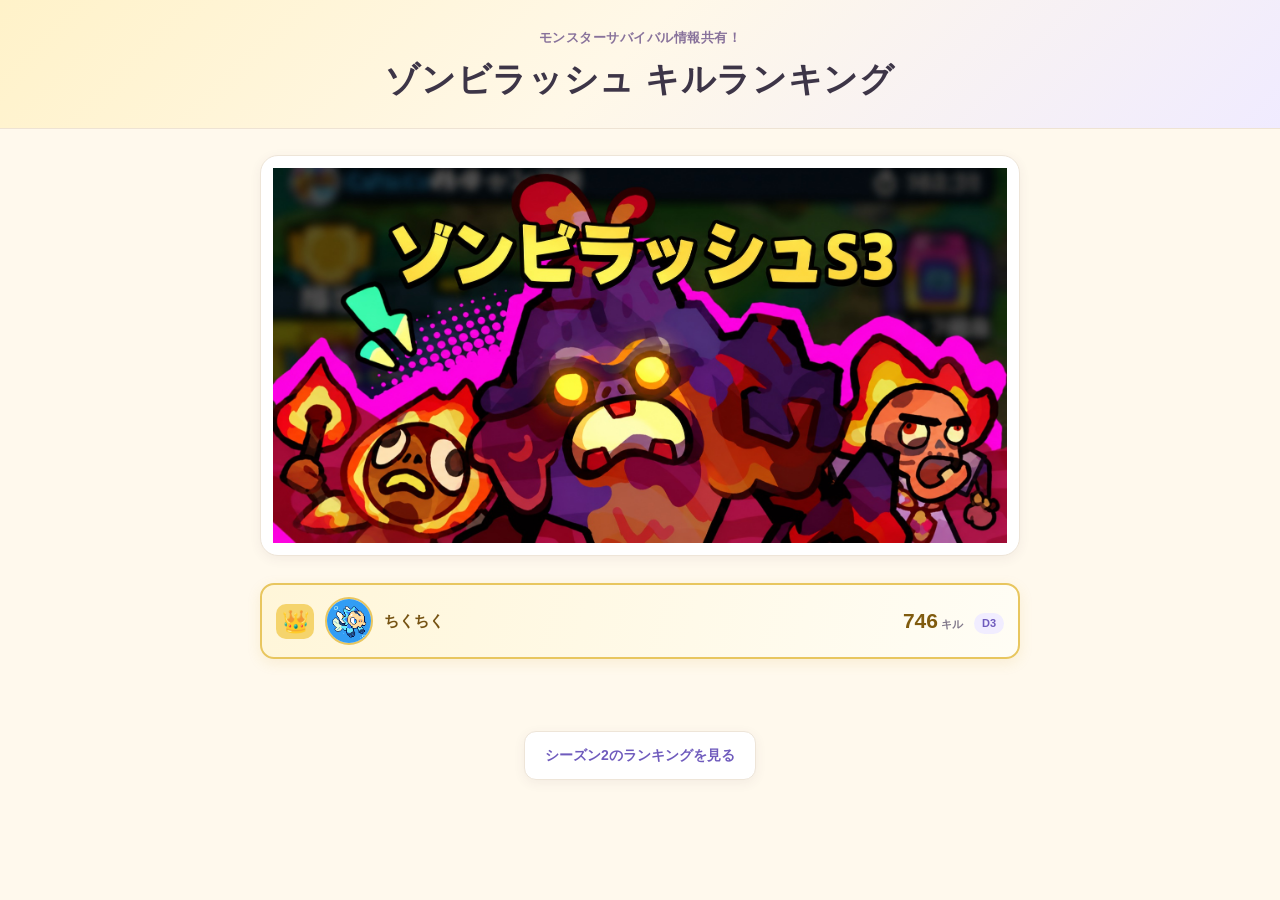
<file: index.html>
<!DOCTYPE html>
<html lang="ja">
<head>
  <link rel="icon" type="image/png" href="images/favicon.webp">
  <meta charset="UTF-8">
  <meta name="viewport" content="width=device-width, initial-scale=1.0">
  <meta name="description" content="モンスターサバイバル情報共有！ ゾンビラッシュランキング">
  <title>ゾンビラッシュランキング | モンスターサバイバル情報共有！</title>
  <link rel="stylesheet" href="style.css">
  <script src="script.js" defer></script>
</head>
<body>
  <header class="site-header">
    <div class="header-inner">
      <p class="community-name">モンスターサバイバル情報共有！</p>
      <h1>ゾンビラッシュ キルランキング</h1>
    </div>
  </header>

<main class="container">
  <section class="season-section" aria-label="現在のシーズン">
    <img
      id="season-image"
      class="season-image"
      src="images/season3.jpg"
      alt="シーズン3"
    >
  </section>

  <section class="ranking-section" aria-labelledby="ranking-title">

    <div id="ranking-message" class="ranking-message" role="status">
      ランキングを読み込んでいます…
    </div>

    <div id="top-three" class="top-three" hidden></div>

    <div id="ranking-list" class="ranking-list" hidden></div>
  </section>
  </main>

  <nav id="history-navigation" class="history-navigation" hidden>
  </nav>

</body>
</html>
</file>
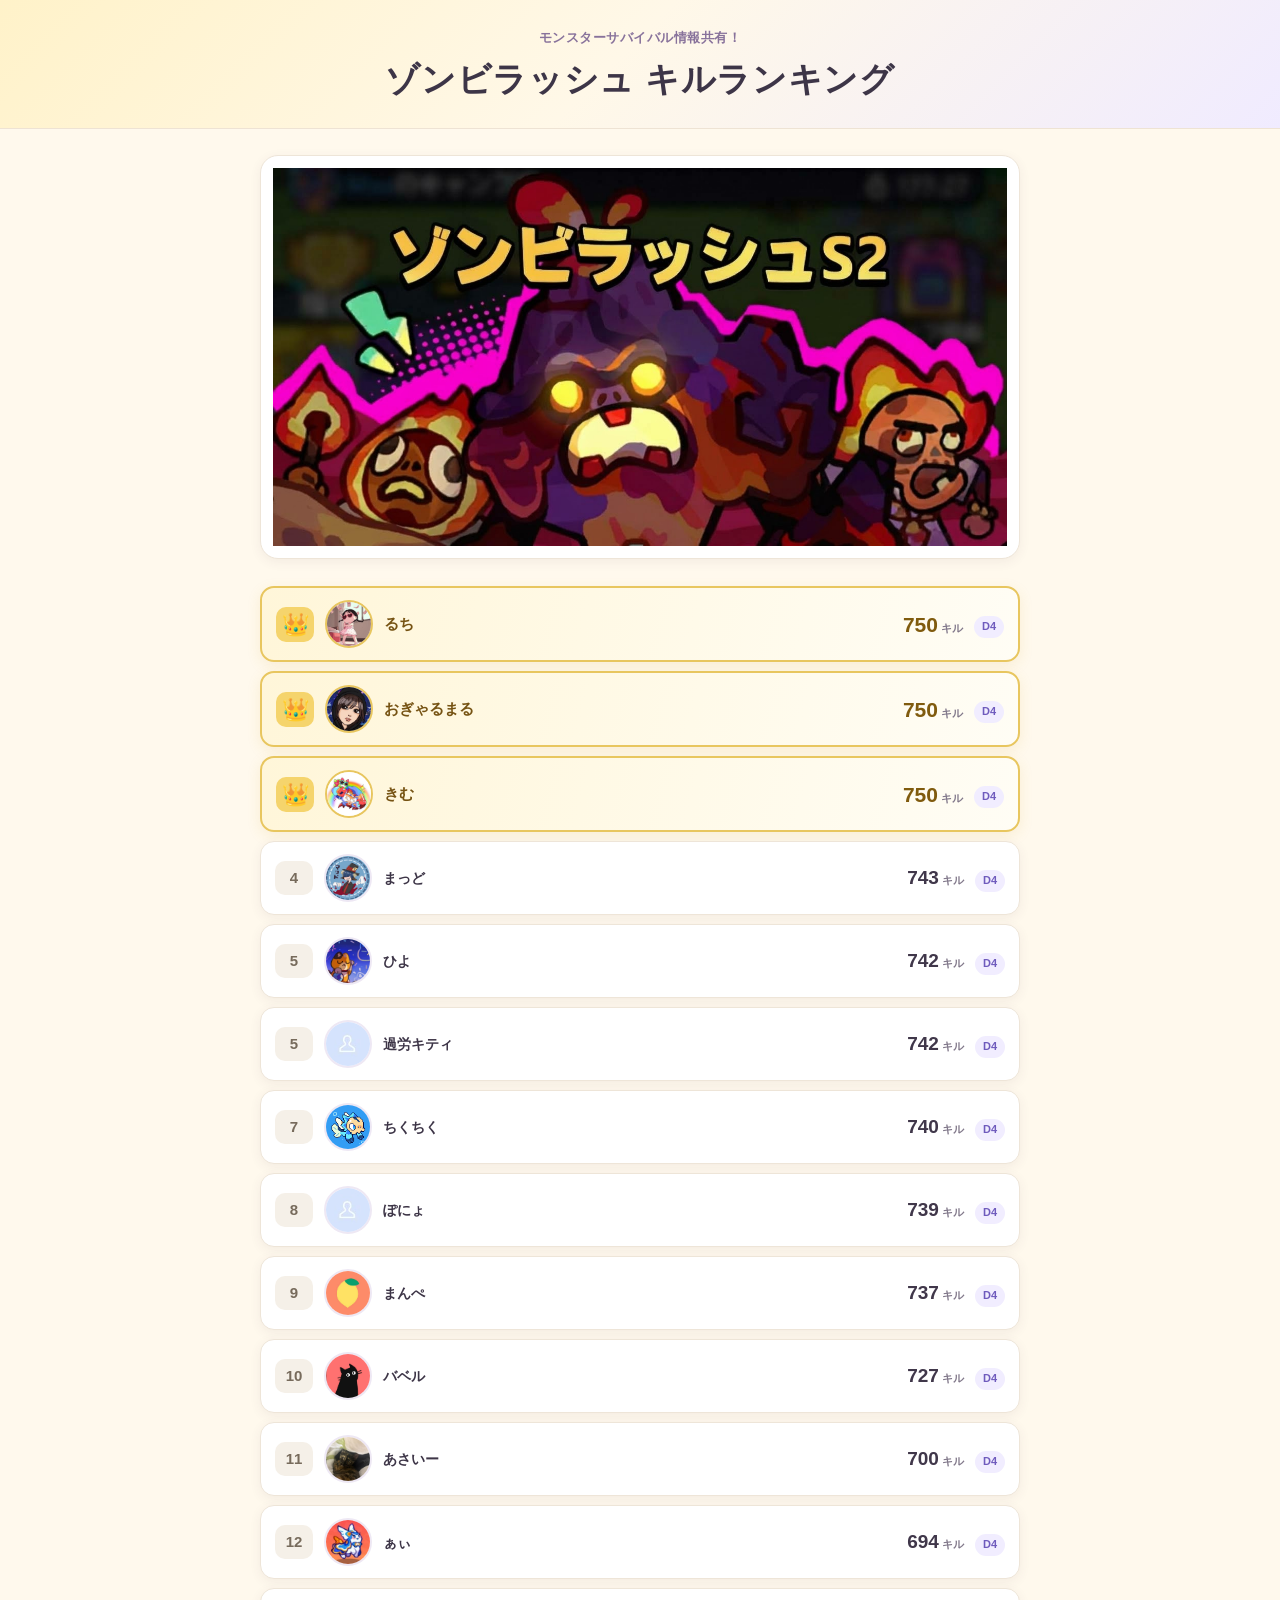
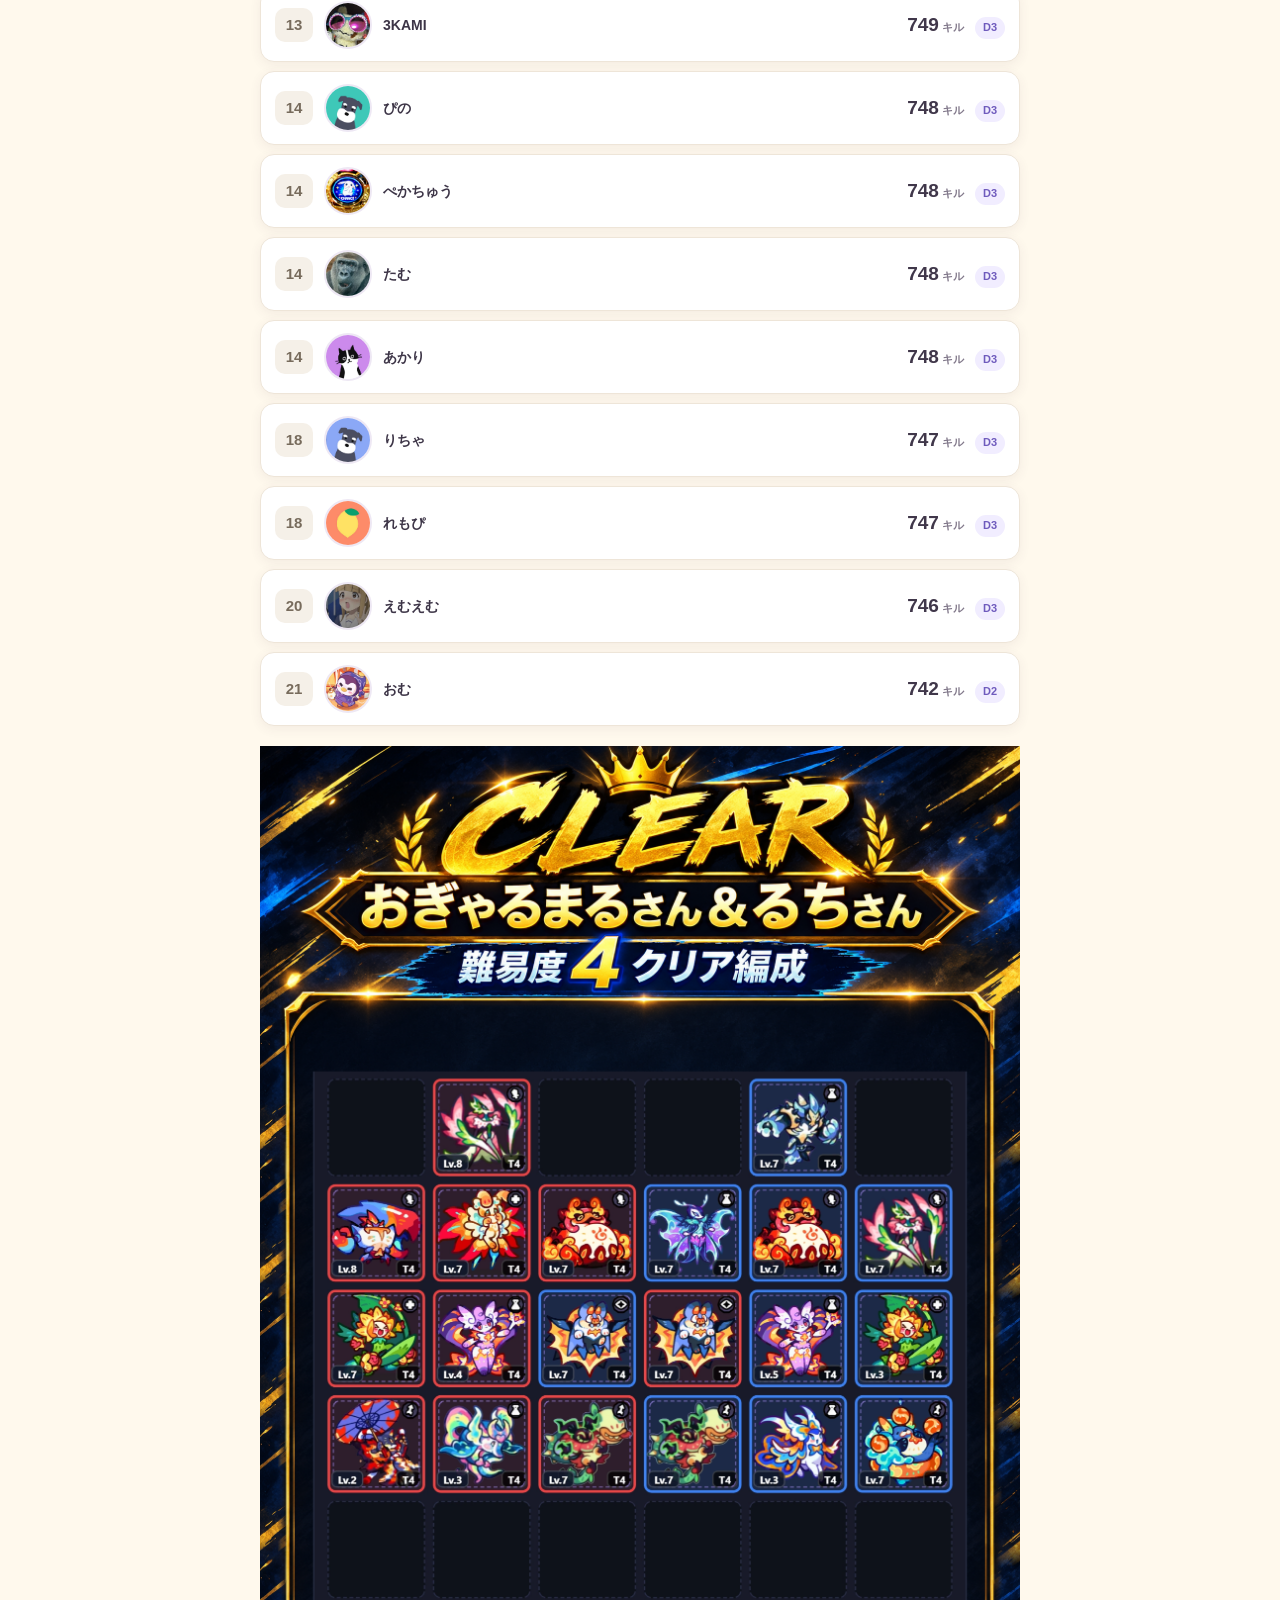
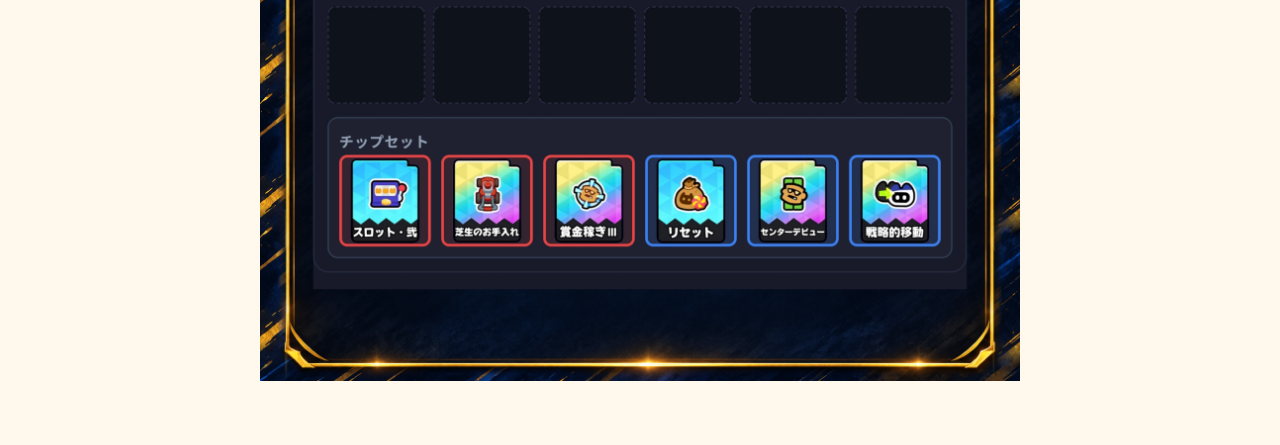
<file: season2.html>
<!DOCTYPE html>
<html lang="ja">
<head>
  <link rel="icon" type="image/png" href="images/favicon.webp">
  <meta charset="UTF-8">
  <meta name="viewport" content="width=device-width, initial-scale=1.0">
  <meta name="description" content="モンスターサバイバル情報共有！ ゾンビラッシュランキング">
  <title>ゾンビラッシュランキング | モンスターサバイバル情報共有！</title>
  <link rel="stylesheet" href="style.css">
  <script src="season2.js" defer></script>
</head>
<body>
  <header class="site-header">
    <div class="header-inner">
      <p class="community-name">モンスターサバイバル情報共有！</p>
      <h1>ゾンビラッシュ キルランキング</h1>
    </div>
  </header>

<main class="container">
  <!--
    <section class="season-section" aria-labelledby="season-title">
    <h2 id="season-title">シーズン2</h2>
  </section>
  -->

  <section class="season-section" aria-label="現在のシーズン">
    <img
      id="season-image"
      class="season-image"
      src="images/season2.jpg"
      alt="シーズン2"
    >
  </section>

  <section class="ranking-section" aria-labelledby="ranking-title">

    <div id="ranking-message" class="ranking-message" role="status">
      ランキングを読み込んでいます…
    </div>

    <div id="top-three" class="top-three" hidden></div>

    <div id="ranking-list" class="ranking-list" hidden></div>
  </section>

  <img src="images/D4_Clear_ogyaruchi.png" alt="難易度4クリア編成" style="display: block; max-width: 100%; height: auto; margin: 20px auto;">

  </main>

</body>
</html>
</file>
<file: style.css>
/* =========================
   基本設定
========================= */

:root {
  --background: #fff9ed;
  --surface: #ffffff;
  --text: #3d3547;
  --muted: #81788a;
  --border: #eee5d8;
  --purple: #8270d8;
  --purple-light: #f1edff;
  --gold: #e8bd4e;
  --gold-bg: #fff5d7;
  --silver: #aab6c5;
  --silver-bg: #f1f4f8;
  --bronze: #c68b62;
  --bronze-bg: #fff0e5;
  --shadow: 0 3px 12px rgba(82, 62, 91, 0.07);
}

* {
  box-sizing: border-box;
}

html {
  scroll-behavior: smooth;
}

body {
  margin: 0;
  background: var(--background);
  color: var(--text);
  font-family:
    -apple-system,
    BlinkMacSystemFont,
    "Segoe UI",
    "Noto Sans JP",
    sans-serif;
  line-height: 1.6;
}

a {
  color: var(--purple);
}

[hidden] {
  display: none !important;
}

/* =========================
   ヘッダー
========================= */

.site-header {
  background: linear-gradient(
    135deg,
    #fff2c9 0%,
    #fff8e8 48%,
    #f0ebff 100%
  );
  border-bottom: 1px solid #eee3d4;
}

.header-inner {
  width: min(100% - 32px, 900px);
  margin: 0 auto;
  padding: 28px 0 25px;
  text-align: center;
}

.community-name {
  margin: 0 0 7px;
  color: #88729b;
  font-size: 13px;
  font-weight: 700;
  letter-spacing: 0.04em;
}

.site-header h1 {
  margin: 0;
  font-size: clamp(23px, 5vw, 34px);
  line-height: 1.4;
  letter-spacing: 0.02em;
}

.header-description {
  margin: 8px 0 0;
  color: var(--muted);
  font-size: 13px;
}

/* =========================
   メインコンテンツ
========================= */

.container {
  width: min(100% - 32px, 760px);
  margin: 0 auto;
  padding: 26px 0 44px;
}

/* シーズン画像 */

.season-section {
  width: 100%;
  min-width: 0;
  margin: 0 0 27px;
  padding: 12px;
  background: var(--surface);
  border: 1px solid var(--border);
  border-radius: 18px;
  box-shadow: var(--shadow);
  text-align: center;
}

.season-image {
  display: block;
  width: 100%;
  max-width: 100%;
  height: auto;
  margin: 0;
  box-sizing: border-box;
}

/* 旧シーズン見出し用 */

.section-label {
  margin: 0 0 4px;
  color: var(--purple);
  font-size: 11px;
  font-weight: 800;
  letter-spacing: 0.14em;
}

.season-section h2 {
  margin: 0;
  font-size: 26px;
}

.season-section > p:last-child {
  margin: 5px 0 0;
  color: var(--muted);
  font-size: 13px;
}

.ranking-section > h2 {
  margin: 0 0 15px;
  font-size: 21px;
}

.ranking-message {
  padding: 23px 16px;
  background: var(--surface);
  border: 1px solid var(--border);
  border-radius: 14px;
  color: var(--muted);
  text-align: center;
}

/* =========================
   ランキングリスト
========================= */

.ranking-list {
  display: flex;
  flex-direction: column;
  gap: 9px;
  min-width: 0;
}

.ranking-list-title {
  margin: 0 0 3px;
  padding: 0 2px 5px;
  font-size: 15px;
}

.ranking-row {
  display: grid;
  grid-template-columns: 38px 48px minmax(0, 1fr) auto auto;
  align-items: center;
  gap: 11px;
  min-width: 0;
  padding: 12px 14px;
  background: var(--surface);
  border: 1px solid var(--border);
  border-radius: 14px;
  box-shadow: var(--shadow);
  transition:
    transform 0.15s ease,
    box-shadow 0.15s ease;
}

.ranking-position {
  display: flex;
  align-items: center;
  justify-content: center;
  min-width: 34px;
  min-height: 34px;
  border-radius: 10px;
  background: #f5f0e8;
  color: #776b5c;
  font-size: 15px;
  font-weight: 800;
  text-align: center;
  font-variant-numeric: tabular-nums;
}

.ranking-icon {
  display: block;
  width: 48px;
  height: 48px;
  border: 2px solid #eee8f4;
  border-radius: 50%;
  background: #f1edf6;
  object-fit: cover;
}

.ranking-player {
  min-width: 0;
}

.ranking-name {
  overflow-wrap: anywhere;
  margin: 0;
  font-size: 14px;
  font-weight: 750;
}

.ranking-difficulty {
  display: inline-block;
  margin: 5px 0 0;
  padding: 2px 8px;
  background: var(--purple-light);
  border-radius: 20px;
  color: #6f5bbd;
  font-size: 11px;
  font-weight: 700;
  justify-self: end;
  white-space: nowrap;
}

.ranking-score {
  white-space: nowrap;
  color: #40374a;
  font-size: 19px;
  font-weight: 800;
  font-variant-numeric: tabular-nums;
}

.ranking-score small {
  margin-left: 3px;
  color: var(--muted);
  font-size: 11px;
  font-weight: 600;
}

/* =========================
   1位：ゴールド
========================= */

.ranking-row.rank-row-1 {
  background: linear-gradient(
    105deg,
    #fff6d9 0%,
    #fffdf5 100%
  );
  border: 2px solid #e8c65f;
  box-shadow: 0 4px 14px rgba(206, 159, 46, 0.13);
}

.rank-row-1 .ranking-position {
  background: #f5d46c;
  color: #74500b;
  font-size: 22px;
}

.rank-row-1 .ranking-icon {
  border-color: #e8c65f;
}

.rank-row-1 .ranking-name {
  color: #765313;
  font-size: 15px;
}

.rank-row-1 .ranking-score {
  color: #805b0e;
  font-size: 21px;
}

/* =========================
   2位：シルバー
========================= */

.ranking-row.rank-row-2 {
  background: linear-gradient(
    105deg,
    #f0f3f8 0%,
    #ffffff 100%
  );
  border-color: #d1d9e4;
}

.rank-row-2 .ranking-position {
  background: #dce3ec;
  color: #58677b;
  font-size: 21px;
}

.rank-row-2 .ranking-icon {
  border-color: #c9d2df;
}

.rank-row-2 .ranking-score {
  color: #4c5a6d;
}

/* =========================
   3位：ブロンズ
========================= */

.ranking-row.rank-row-3 {
  background: linear-gradient(
    105deg,
    #fff0e5 0%,
    #ffffff 100%
  );
  border-color: #e9c6ac;
}

.rank-row-3 .ranking-position {
  background: #edc3a3;
  color: #854f2c;
  font-size: 21px;
}

.rank-row-3 .ranking-icon {
  border-color: #e2b899;
}

.rank-row-3 .ranking-score {
  color: #875536;
}

/* =========================
   過去シーズン
========================= */

.history-navigation {
  margin-top: 28px;
  text-align: center;
}

.history-navigation a {
  display: inline-block;
  padding: 12px 20px;
  background: var(--surface);
  border: 1px solid var(--border);
  border-radius: 12px;
  color: #6f5bbd;
  font-size: 14px;
  font-weight: 700;
  text-decoration: none;
  box-shadow: var(--shadow);
}

.history-navigation a:hover {
  background: var(--purple-light);
}

/* =========================
   フッター
========================= */

.site-footer {
  padding: 22px 16px;
  border-top: 1px solid var(--border);
  background: #fffdf8;
  color: var(--muted);
  text-align: center;
  font-size: 12px;
}

.site-footer p {
  margin: 0;
}

/* =========================
   スマートフォン対応
========================= */

@media (max-width: 480px) {
  .header-inner {
    padding: 23px 0;
  }

  .container {
    width: calc(100% - 20px);
    padding-top: 20px;
  }

  .season-section {
    margin-bottom: 23px;
    padding: 12px;
    border-radius: 15px;
  }

  .ranking-section > h2 {
    font-size: 19px;
  }

  .ranking-list {
    gap: 8px;
  }

  .ranking-row {
    grid-template-columns: 31px 41px minmax(0, 1fr) auto auto;
    gap: 7px;
    padding: 10px 8px;
    border-radius: 12px;
  }

  .ranking-position {
    min-width: 29px;
    min-height: 31px;
    border-radius: 8px;
    font-size: 13px;
  }

  .ranking-icon {
    width: 41px;
    height: 41px;
  }

  .ranking-name {
    font-size: 13px;
  }

  .ranking-difficulty {
    margin-top: 4px;
    padding: 2px 7px;
    font-size: 10px;
  }

  .ranking-score {
    font-size: 15px;
  }

  .ranking-score small {
    margin-left: 2px;
    font-size: 10px;
  }

  .rank-row-1 .ranking-position,
  .rank-row-2 .ranking-position,
  .rank-row-3 .ranking-position {
    font-size: 19px;
  }

  .rank-row-1 .ranking-name {
    font-size: 13px;
  }

  .rank-row-1 .ranking-score {
    font-size: 17px;
  }
}
</file>
